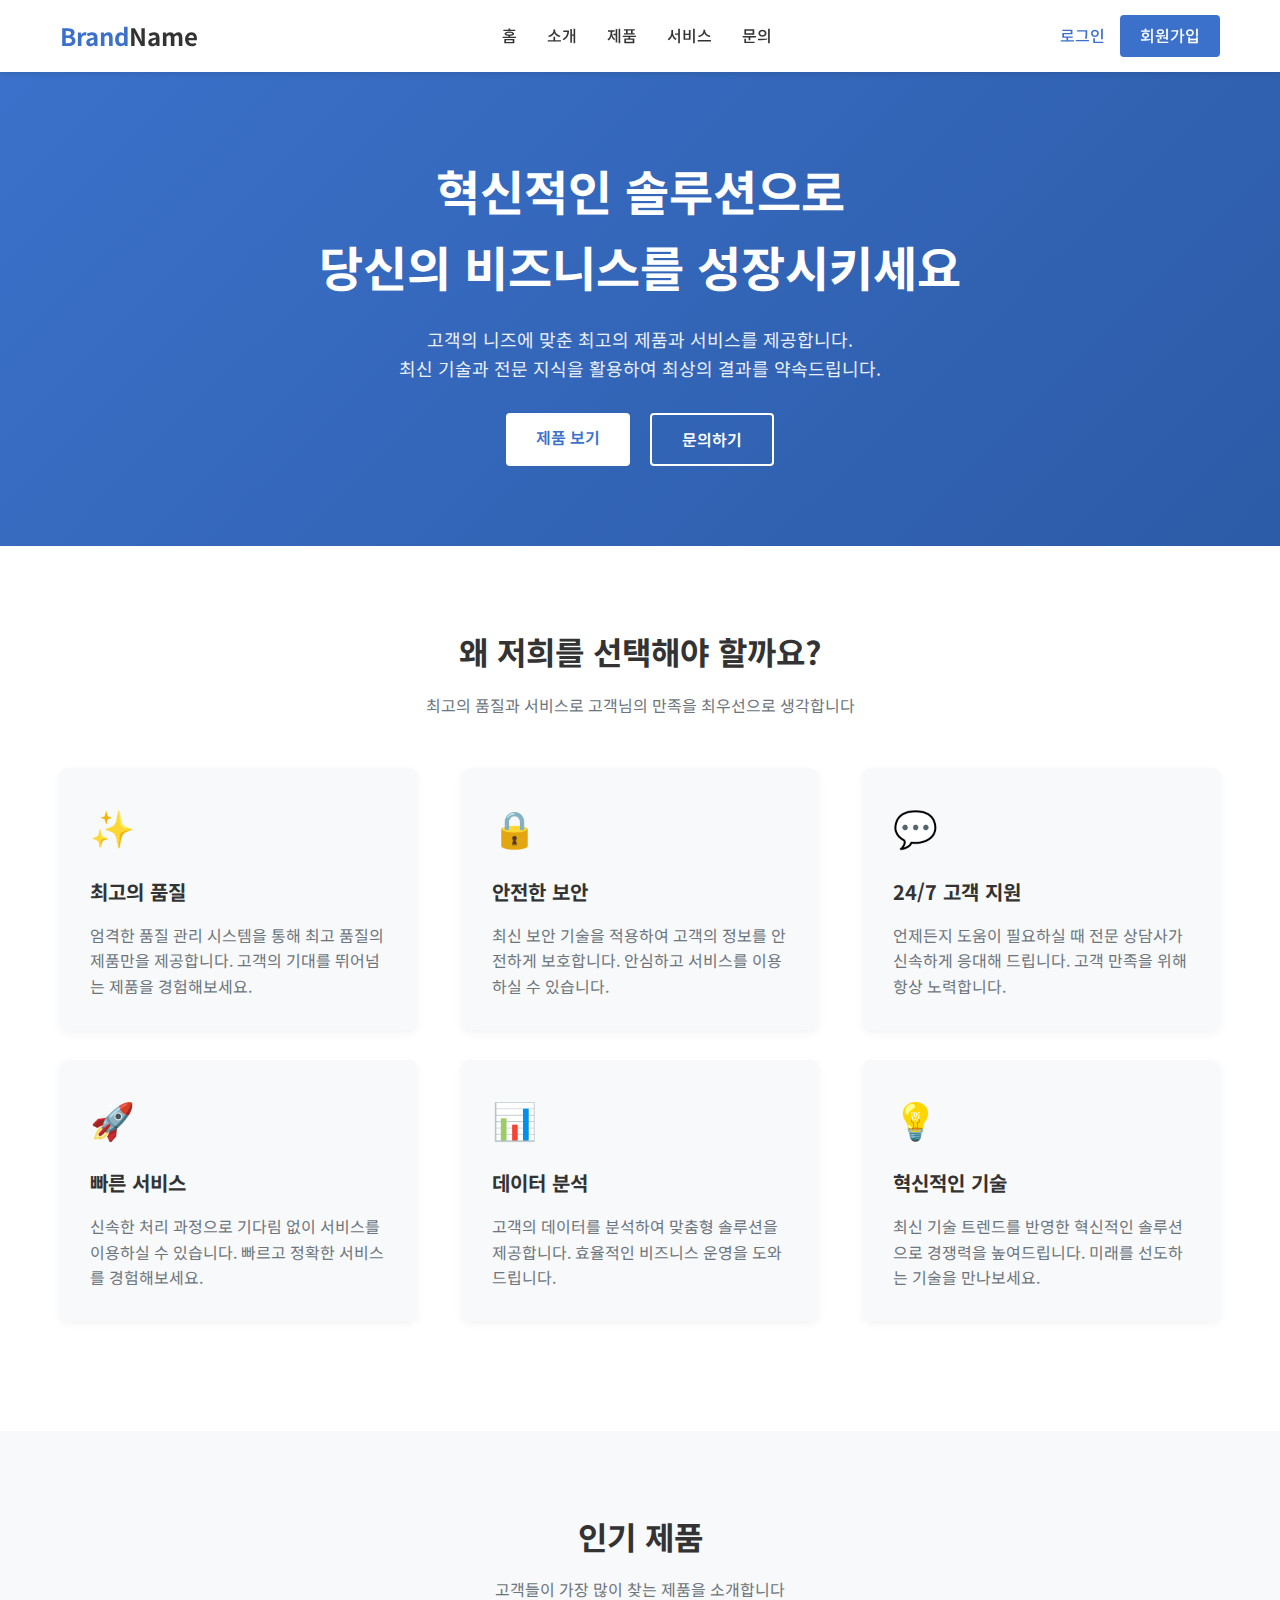
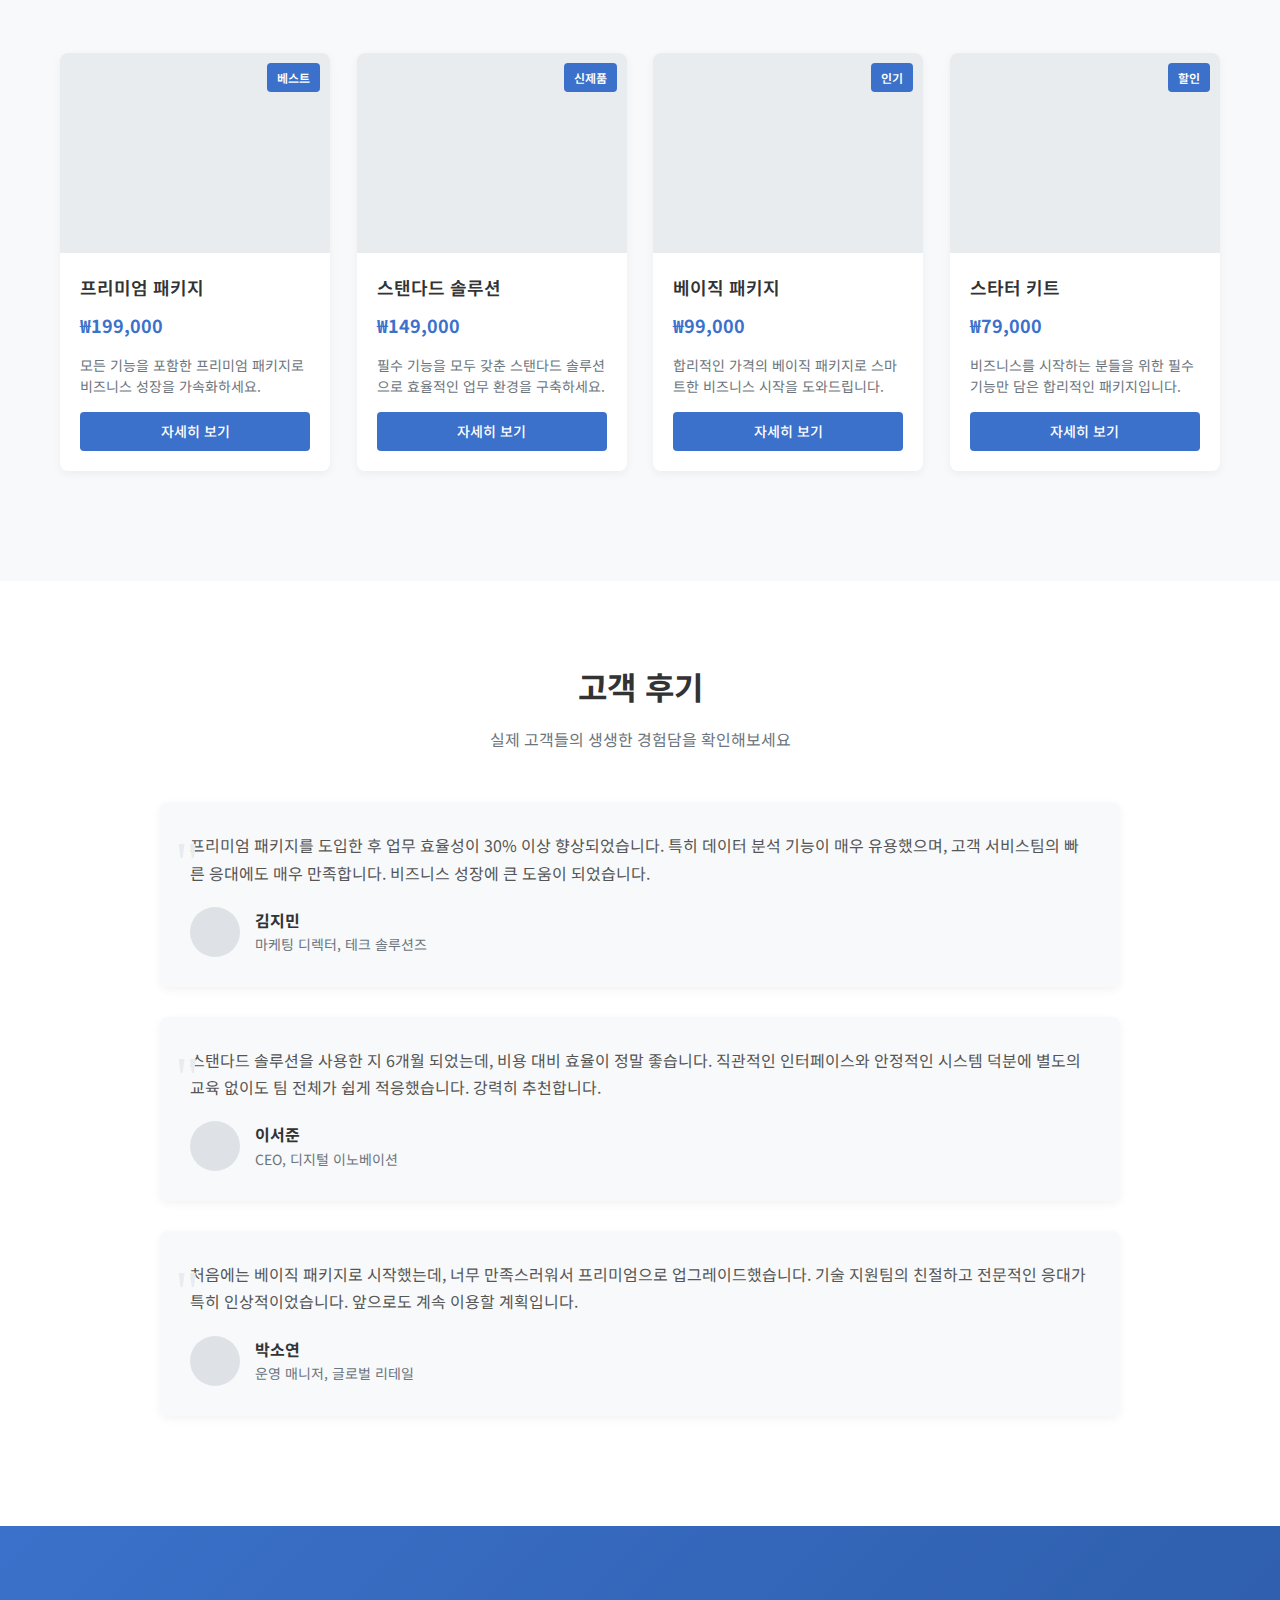
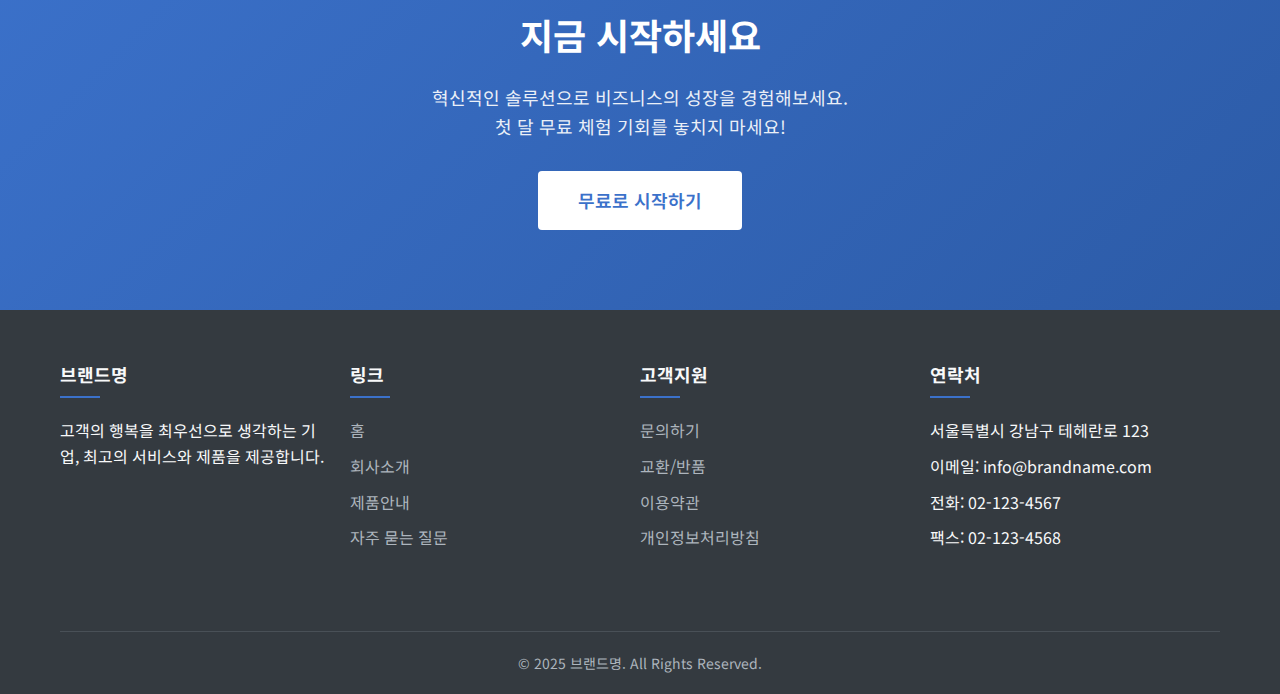
<file: src/main/webapp/index.html>
<!DOCTYPE html>
<html lang="ko">
<head>
    <meta charset="UTF-8">
    <meta name="viewport" content="width=device-width, initial-scale=1.0">
    <title>BrandName - 홈</title>
    <link rel="stylesheet" href="css/styles.css">
    <link href="https://fonts.googleapis.com/css2?family=Noto+Sans+KR:wght@300;400;500;700&display=swap" rel="stylesheet">
</head>
<body>
    <!-- 헤더 불러오기 -->
    <div id="header-container"></div>
    
    <!-- 히어로 섹션 -->
    <section class="hero-section">
        <div class="hero-content">
            <h1 class="hero-title">혁신적인 솔루션으로<br>당신의 비즈니스를 성장시키세요</h1>
            <p class="hero-description">고객의 니즈에 맞춘 최고의 제품과 서비스를 제공합니다.<br>최신 기술과 전문 지식을 활용하여 최상의 결과를 약속드립니다.</p>
            <div class="hero-buttons">
                <a href="/products" class="hero-button">제품 보기</a>
                <a href="/contact" class="hero-button secondary">문의하기</a>
            </div>
        </div>
    </section>
    
    <!-- 특징 섹션 -->
    <section class="features-section">
        <h2 class="section-title">왜 저희를 선택해야 할까요?</h2>
        <p class="section-subtitle">최고의 품질과 서비스로 고객님의 만족을 최우선으로 생각합니다</p>
        
        <div class="features-container">
            <div class="feature-card">
                <div class="feature-icon">✨</div>
                <h3 class="feature-title">최고의 품질</h3>
                <p class="feature-description">엄격한 품질 관리 시스템을 통해 최고 품질의 제품만을 제공합니다. 고객의 기대를 뛰어넘는 제품을 경험해보세요.</p>
            </div>
            
            <div class="feature-card">
                <div class="feature-icon">🔒</div>
                <h3 class="feature-title">안전한 보안</h3>
                <p class="feature-description">최신 보안 기술을 적용하여 고객의 정보를 안전하게 보호합니다. 안심하고 서비스를 이용하실 수 있습니다.</p>
            </div>
            
            <div class="feature-card">
                <div class="feature-icon">💬</div>
                <h3 class="feature-title">24/7 고객 지원</h3>
                <p class="feature-description">언제든지 도움이 필요하실 때 전문 상담사가 신속하게 응대해 드립니다. 고객 만족을 위해 항상 노력합니다.</p>
            </div>
            
            <div class="feature-card">
                <div class="feature-icon">🚀</div>
                <h3 class="feature-title">빠른 서비스</h3>
                <p class="feature-description">신속한 처리 과정으로 기다림 없이 서비스를 이용하실 수 있습니다. 빠르고 정확한 서비스를 경험해보세요.</p>
            </div>
            
            <div class="feature-card">
                <div class="feature-icon">📊</div>
                <h3 class="feature-title">데이터 분석</h3>
                <p class="feature-description">고객의 데이터를 분석하여 맞춤형 솔루션을 제공합니다. 효율적인 비즈니스 운영을 도와드립니다.</p>
            </div>
            
            <div class="feature-card">
                <div class="feature-icon">💡</div>
                <h3 class="feature-title">혁신적인 기술</h3>
                <p class="feature-description">최신 기술 트렌드를 반영한 혁신적인 솔루션으로 경쟁력을 높여드립니다. 미래를 선도하는 기술을 만나보세요.</p>
            </div>
        </div>
    </section>
    
    <!-- 인기 제품 섹션 -->
    <section class="products-section">
        <h2 class="section-title">인기 제품</h2>
        <p class="section-subtitle">고객들이 가장 많이 찾는 제품을 소개합니다</p>
        
        <div class="products-container">
            <div class="product-card">
                <div class="product-image">
                    <div class="product-tag">베스트</div>
                </div>
                <div class="product-info">
                    <h3 class="product-title">프리미엄 패키지</h3>
                    <div class="product-price">₩199,000</div>
                    <p class="product-description">모든 기능을 포함한 프리미엄 패키지로 비즈니스 성장을 가속화하세요.</p>
                    <a href="/products/premium" class="product-button">자세히 보기</a>
                </div>
            </div>
            
            <div class="product-card">
                <div class="product-image">
                    <div class="product-tag">신제품</div>
                </div>
                <div class="product-info">
                    <h3 class="product-title">스탠다드 솔루션</h3>
                    <div class="product-price">₩149,000</div>
                    <p class="product-description">필수 기능을 모두 갖춘 스탠다드 솔루션으로 효율적인 업무 환경을 구축하세요.</p>
                    <a href="/products/standard" class="product-button">자세히 보기</a>
                </div>
            </div>
            
            <div class="product-card">
                <div class="product-image">
                    <div class="product-tag">인기</div>
                </div>
                <div class="product-info">
                    <h3 class="product-title">베이직 패키지</h3>
                    <div class="product-price">₩99,000</div>
                    <p class="product-description">합리적인 가격의 베이직 패키지로 스마트한 비즈니스 시작을 도와드립니다.</p>
                    <a href="/products/basic" class="product-button">자세히 보기</a>
                </div>
            </div>
            
            <div class="product-card">
                <div class="product-image">
                    <div class="product-tag">할인</div>
                </div>
                <div class="product-info">
                    <h3 class="product-title">스타터 키트</h3>
                    <div class="product-price">₩79,000</div>
                    <p class="product-description">비즈니스를 시작하는 분들을 위한 필수 기능만 담은 합리적인 패키지입니다.</p>
                    <a href="/products/starter" class="product-button">자세히 보기</a>
                </div>
            </div>
        </div>
    </section>
    
    <!-- 고객 후기 섹션 -->
    <section class="testimonials-section">
        <h2 class="section-title">고객 후기</h2>
        <p class="section-subtitle">실제 고객들의 생생한 경험담을 확인해보세요</p>
        
        <div class="testimonials-container">
            <div class="testimonial-card">
                <div class="testimonial-content">
                    프리미엄 패키지를 도입한 후 업무 효율성이 30% 이상 향상되었습니다. 특히 데이터 분석 기능이 매우 유용했으며, 고객 서비스팀의 빠른 응대에도 매우 만족합니다. 비즈니스 성장에 큰 도움이 되었습니다.
                </div>
                <div class="testimonial-author">
                    <div class="author-avatar"></div>
                    <div class="author-info">
                        <h4>김지민</h4>
                        <p>마케팅 디렉터, 테크 솔루션즈</p>
                    </div>
                </div>
            </div>
            
            <div class="testimonial-card">
                <div class="testimonial-content">
                    스탠다드 솔루션을 사용한 지 6개월 되었는데, 비용 대비 효율이 정말 좋습니다. 직관적인 인터페이스와 안정적인 시스템 덕분에 별도의 교육 없이도 팀 전체가 쉽게 적응했습니다. 강력히 추천합니다.
                </div>
                <div class="testimonial-author">
                    <div class="author-avatar"></div>
                    <div class="author-info">
                        <h4>이서준</h4>
                        <p>CEO, 디지털 이노베이션</p>
                    </div>
                </div>
            </div>
            
            <div class="testimonial-card">
                <div class="testimonial-content">
                    처음에는 베이직 패키지로 시작했는데, 너무 만족스러워서 프리미엄으로 업그레이드했습니다. 기술 지원팀의 친절하고 전문적인 응대가 특히 인상적이었습니다. 앞으로도 계속 이용할 계획입니다.
                </div>
                <div class="testimonial-author">
                    <div class="author-avatar"></div>
                    <div class="author-info">
                        <h4>박소연</h4>
                        <p>운영 매니저, 글로벌 리테일</p>
                    </div>
                </div>
            </div>
        </div>
    </section>
    
    <!-- CTA 섹션 -->
    <section class="cta-section">
        <div class="cta-container">
            <h2 class="cta-title">지금 시작하세요</h2>
            <p class="cta-description">혁신적인 솔루션으로 비즈니스의 성장을 경험해보세요.<br>첫 달 무료 체험 기회를 놓치지 마세요!</p>
            <a href="/signup" class="cta-button">무료로 시작하기</a>
        </div>
    </section>
    
    <!-- 푸터 불러오기 -->
    <div id="footer-container"></div>

    <script src="js/scripts.js"></script>
</body>
</html>
</file>
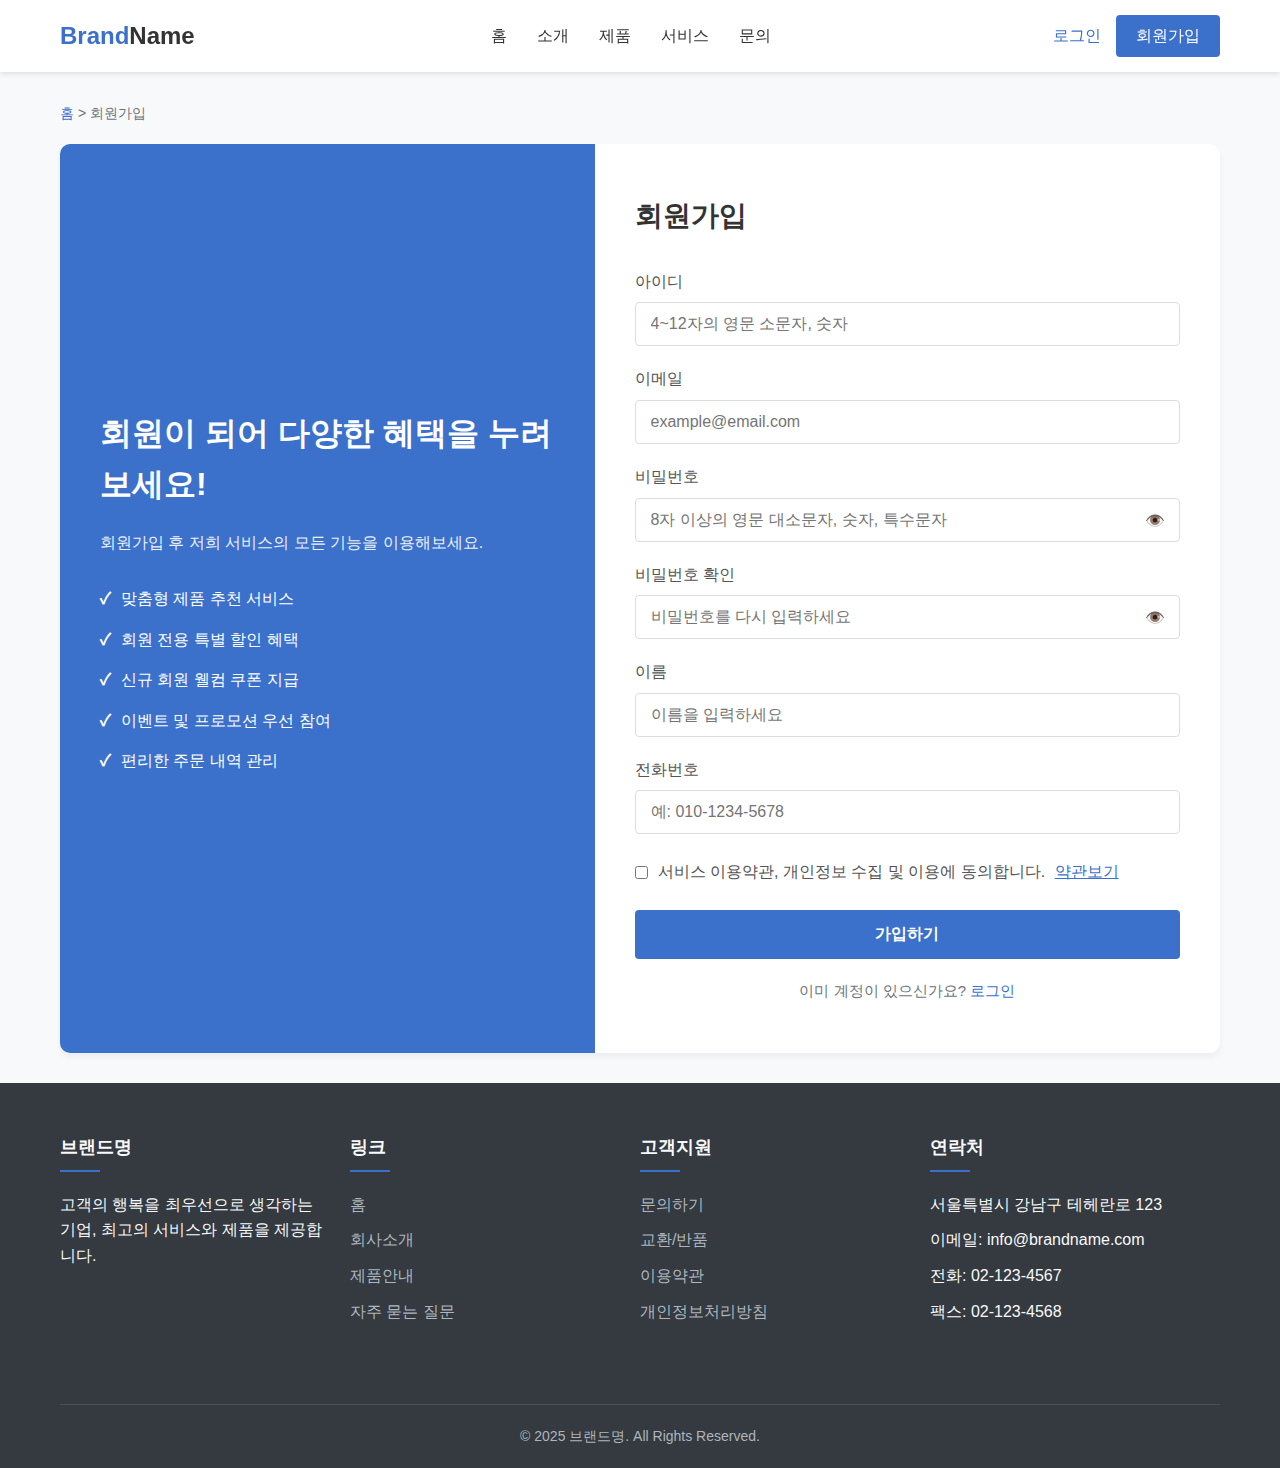
<file: target/linux-project/join.html>
<!DOCTYPE html>
<html lang="ko">
<head>
    <meta charset="UTF-8">
    <meta name="viewport" content="width=device-width, initial-scale=1.0">
    <title>회원가입 - 브랜드명</title>
    <link rel="stylesheet" href="css/styles.css">
</head>
<body>
    <!-- 헤더 불러오기 -->
    <div id="header-container"></div>
    
    <!-- 메인 콘텐츠 -->
    <main class="main-container">
        <div class="page-path">
            <a href="/">홈</a> &gt; 회원가입
        </div>
        
        <div class="content-container">
            <!-- 왼쪽 소개 섹션 -->
            <div class="signup-intro">
                <h2>회원이 되어 다양한 혜택을 누려보세요!</h2>
                <p>회원가입 후 저희 서비스의 모든 기능을 이용해보세요.</p>
                
                <ul class="benefit-list">
                    <li>맞춤형 제품 추천 서비스</li>
                    <li>회원 전용 특별 할인 혜택</li>
                    <li>신규 회원 웰컴 쿠폰 지급</li>
                    <li>이벤트 및 프로모션 우선 참여</li>
                    <li>편리한 주문 내역 관리</li>
                </ul>
            </div>
            
            <!-- 오른쪽 폼 섹션 -->
            <div class="signup-form-container">
                <h1>회원가입</h1>
                
                <form id="signupForm">
                    <div class="form-group">
                        <label for="username">아이디</label>
                        <input type="text" id="username" placeholder="4~12자의 영문 소문자, 숫자" required>
                        <div class="error" id="usernameError">아이디는 4~12자의 영문 소문자, 숫자만 사용 가능합니다.</div>
                    </div>
                    
                    <div class="form-group">
                        <label for="email">이메일</label>
                        <input type="email" id="email" placeholder="example@email.com" required>
                        <div class="error" id="emailError">유효한 이메일 주소를 입력해주세요.</div>
                    </div>
                    
                    <div class="form-group">
                        <label for="password">비밀번호</label>
                        <div class="password-container">
                            <input type="password" id="password" placeholder="8자 이상의 영문 대소문자, 숫자, 특수문자" required>
                            <button type="button" class="toggle-password" id="togglePassword">👁️</button>
                        </div>
                        <div class="error" id="passwordError">비밀번호는 8자 이상이어야 하며, 영문 대소문자, 숫자, 특수문자를 포함해야 합니다.</div>
                    </div>
                    
                    <div class="form-group">
                        <label for="confirmPassword">비밀번호 확인</label>
                        <div class="password-container">
                            <input type="password" id="confirmPassword" placeholder="비밀번호를 다시 입력하세요" required>
                            <button type="button" class="toggle-password" id="toggleConfirmPassword">👁️</button>
                        </div>
                        <div class="error" id="confirmPasswordError">비밀번호가 일치하지 않습니다.</div>
                    </div>
                    
                    <div class="form-group">
                        <label for="name">이름</label>
                        <input type="text" id="name" placeholder="이름을 입력하세요" required>
                        <div class="error" id="nameError">이름을 입력해주세요.</div>
                    </div>
                    
                    <div class="form-group">
                        <label for="phone">전화번호</label>
                        <input type="tel" id="phone" placeholder="예: 010-1234-5678" required>
                        <div class="error" id="phoneError">올바른 전화번호 형식이 아닙니다.</div>
                    </div>
                    
                    <div class="terms-container">
                        <label>
                            <input type="checkbox" id="termsAgree" required>
                            <span>서비스 이용약관, 개인정보 수집 및 이용에 동의합니다. <a href="#" class="terms-link">약관보기</a></span>
                        </label>
                        <div class="error" id="termsError">약관에 동의해야 회원가입이 가능합니다.</div>
                    </div>
                    
                    <button type="submit" class="signup-button">가입하기</button>
                    
                    <div class="login-link">
                        이미 계정이 있으신가요? <a href="/login">로그인</a>
                    </div>
                </form>
                
                <div class="success-message" id="successMessage">
                    <h2>회원가입 완료!</h2>
                    <p>회원가입이 성공적으로 완료되었습니다. 가입하신 이메일로 인증 메일이 발송되었습니다.</p>
                    <p>이메일 인증 후 모든 서비스를 이용하실 수 있습니다.</p>
                    <a href="/login" class="signup-button" style="display: inline-block; width: auto; padding: 10px 20px; margin-top: 15px;">로그인 페이지로</a>
                </div>
            </div>
        </div>
    </main>
    
    <!-- 푸터 불러오기 -->
    <div id="footer-container"></div>

    <script src="js/scripts.js"></script>
</body>
</html>
</file>
<file: src/main/webapp/css/styles.css>
/* 기본 스타일 초기화 */
* {
    box-sizing: border-box;
    margin: 0;
    padding: 0;
    font-family: 'Noto Sans KR', sans-serif;
}

body {
    background-color: #f8f9fa;
    color: #333;
    line-height: 1.6;
}

a {
    text-decoration: none;
    color: inherit;
}

/* 헤더 스타일 */
header {
    background-color: #fff;
    box-shadow: 0 2px 5px rgba(0, 0, 0, 0.1);
    position: sticky;
    top: 0;
    z-index: 100;
}

.header-container {
    display: flex;
    justify-content: space-between;
    align-items: center;
    max-width: 1200px;
    margin: 0 auto;
    padding: 15px 20px;
}

.logo {
    font-size: 24px;
    font-weight: 700;
    color: #3b71ca;
}

.logo span {
    color: #333;
}

nav ul {
    display: flex;
    list-style: none;
}

nav ul li {
    margin-left: 30px;
}

nav ul li a {
    font-weight: 500;
    transition: color 0.3s;
}

nav ul li a:hover {
    color: #3b71ca;
}

.auth-buttons {
    display: flex;
    align-items: center;
}

.auth-buttons a {
    margin-left: 15px;
    font-weight: 500;
}

.login-btn {
    color: #3b71ca;
}

.signup-btn {
    background-color: #3b71ca;
    color: white;
    padding: 8px 20px;
    border-radius: 4px;
    transition: background-color 0.3s;
}

.signup-btn:hover {
    background-color: #2c5ba7;
}

/* 메인 콘텐츠 스타일 */
.main-container {
    max-width: 1200px;
    margin: 30px auto;
    padding: 0 20px;
}

.page-path {
    margin-bottom: 20px;
    color: #6c757d;
    font-size: 14px;
}

.page-path a {
    color: #3b71ca;
}

.content-container {
    display: flex;
    justify-content: space-between;
    background-color: white;
    border-radius: 10px;
    box-shadow: 0 4px 6px rgba(0, 0, 0, 0.05);
    overflow: hidden;
}

.signup-intro {
    flex: 1;
    background-color: #3b71ca;
    color: white;
    padding: 50px 40px;
    display: flex;
    flex-direction: column;
    justify-content: center;
}

.signup-intro h2 {
    font-size: 32px;
    margin-bottom: 20px;
}

.signup-intro p {
    font-size: 16px;
    margin-bottom: 30px;
    opacity: 0.9;
}

.benefit-list {
    list-style: none;
}

.benefit-list li {
    margin-bottom: 15px;
    display: flex;
    align-items: center;
}

.benefit-list li:before {
    content: "✓";
    margin-right: 10px;
    font-weight: bold;
}

.signup-form-container {
    flex: 1.2;
    padding: 50px 40px;
}

.signup-form-container h1 {
    font-size: 28px;
    margin-bottom: 30px;
    color: #333;
}

.form-group {
    margin-bottom: 20px;
}

label {
    display: block;
    margin-bottom: 8px;
    font-weight: 500;
    color: #555;
}

input {
    width: 100%;
    padding: 12px 15px;
    border: 1px solid #ddd;
    border-radius: 4px;
    font-size: 16px;
    transition: all 0.3s;
}

input:focus {
    outline: none;
    border-color: #3b71ca;
    box-shadow: 0 0 0 2px rgba(59, 113, 202, 0.2);
}

.error {
    color: #dc3545;
    font-size: 14px;
    margin-top: 5px;
    display: none;
}

.password-container {
    position: relative;
}

.toggle-password {
    position: absolute;
    right: 15px;
    top: 50%;
    transform: translateY(-50%);
    cursor: pointer;
    color: #777;
    background: none;
    border: none;
    font-size: 16px;
}

.terms-container {
    margin: 25px 0;
}

.terms-container label {
    display: flex;
    align-items: center;
    font-weight: normal;
    cursor: pointer;
}

.terms-container input[type="checkbox"] {
    width: auto;
    margin-right: 10px;
}

.terms-link {
    color: #3b71ca;
    text-decoration: underline;
    margin-left: 5px;
}

.signup-button {
    background-color: #3b71ca;
    color: white;
    border: none;
    border-radius: 4px;
    padding: 14px;
    font-size: 16px;
    font-weight: 600;
    cursor: pointer;
    width: 100%;
    transition: background-color 0.3s;
}

.signup-button:hover {
    background-color: #2c5ba7;
}

.login-link {
    text-align: center;
    margin-top: 20px;
    font-size: 15px;
    color: #6c757d;
}

.login-link a {
    color: #3b71ca;
    font-weight: 500;
}

.success-message {
    background-color: #d1e7dd;
    color: #0f5132;
    padding: 20px;
    border-radius: 4px;
    margin-top: 20px;
    text-align: center;
    display: none;
}

.success-message h2 {
    margin-bottom: 10px;
}

/* 푸터 스타일 */
footer {
    background-color: #343a40;
    color: #f8f9fa;
    padding: 50px 0 20px;
}

.footer-container {
    max-width: 1200px;
    margin: 0 auto;
    padding: 0 20px;
}

.footer-content {
    display: flex;
    flex-wrap: wrap;
    justify-content: space-between;
    margin-bottom: 40px;
}

.footer-section {
    flex: 1;
    min-width: 200px;
    margin-bottom: 30px;
    padding-right: 20px;
}

.footer-section h3 {
    font-size: 18px;
    margin-bottom: 20px;
    position: relative;
    padding-bottom: 10px;
}

.footer-section h3:after {
    content: '';
    position: absolute;
    left: 0;
    bottom: 0;
    width: 40px;
    height: 2px;
    background-color: #3b71ca;
}

.footer-links {
    list-style: none;
}

.footer-links li {
    margin-bottom: 10px;
}

.footer-links a {
    color: #adb5bd;
    transition: color 0.3s;
}

.footer-links a:hover {
    color: #fff;
}

.footer-bottom {
    text-align: center;
    padding-top: 20px;
    border-top: 1px solid #495057;
    color: #adb5bd;
    font-size: 14px;
}

/* 반응형 스타일 */
@media (max-width: 992px) {
    .content-container {
        flex-direction: column;
    }
    
    .signup-intro, .signup-form-container {
        padding: 40px 30px;
    }
}

@media (max-width: 768px) {
    .header-container {
        flex-wrap: wrap;
    }
    
    nav {
        order: 3;
        width: 100%;
        margin-top: 15px;
    }
    
    nav ul {
        justify-content: space-between;
    }
    
    nav ul li {
        margin-left: 0;
    }
    
    .footer-content {
        flex-direction: column;
    }
    
    .footer-section {
        margin-bottom: 30px;
    }
}

/* 메인 페이지 전용 스타일 */
.hero-section {
    background: linear-gradient(135deg, #3b71ca, #2c5ba7);
    color: white;
    padding: 80px 0;
    text-align: center;
}

.hero-content {
    max-width: 800px;
    margin: 0 auto;
    padding: 0 20px;
}

.hero-title {
    font-size: 48px;
    margin-bottom: 20px;
    font-weight: 700;
}

.hero-description {
    font-size: 18px;
    margin-bottom: 30px;
    opacity: 0.9;
}

.hero-buttons {
    display: flex;
    justify-content: center;
    gap: 20px;
    margin-top: 30px;
}

.hero-button {
    background-color: white;
    color: #3b71ca;
    padding: 12px 30px;
    border-radius: 4px;
    font-weight: 600;
    transition: all 0.3s;
    font-size: 16px;
}

.hero-button:hover {
    background-color: rgba(255, 255, 255, 0.9);
    transform: translateY(-3px);
}

.hero-button.secondary {
    background-color: transparent;
    border: 2px solid white;
    color: white;
}

.hero-button.secondary:hover {
    background-color: rgba(255, 255, 255, 0.1);
}

.features-section {
    padding: 80px 0;
    background-color: #fff;
}

.section-title {
    text-align: center;
    font-size: 32px;
    margin-bottom: 15px;
    color: #333;
}

.section-subtitle {
    text-align: center;
    font-size: 16px;
    margin-bottom: 50px;
    color: #6c757d;
    max-width: 600px;
    margin-left: auto;
    margin-right: auto;
}

.features-container {
    display: flex;
    flex-wrap: wrap;
    justify-content: space-between;
    max-width: 1200px;
    margin: 0 auto;
    padding: 0 20px;
}

.feature-card {
    flex: 0 0 calc(33.333% - 30px);
    background-color: #f8f9fa;
    border-radius: 8px;
    padding: 30px;
    margin-bottom: 30px;
    box-shadow: 0 3px 10px rgba(0, 0, 0, 0.05);
    transition: all 0.3s;
}

.feature-card:hover {
    transform: translateY(-5px);
    box-shadow: 0 5px 15px rgba(0, 0, 0, 0.1);
}

.feature-icon {
    font-size: 36px;
    color: #3b71ca;
    margin-bottom: 20px;
}

.feature-title {
    font-size: 20px;
    margin-bottom: 15px;
    color: #333;
}

.feature-description {
    color: #6c757d;
    line-height: 1.6;
}

.products-section {
    padding: 80px 0;
    background-color: #f8f9fa;
}

.products-container {
    display: flex;
    flex-wrap: wrap;
    justify-content: space-between;
    max-width: 1200px;
    margin: 0 auto;
    padding: 0 20px;
}

.product-card {
    flex: 0 0 calc(25% - 20px);
    background-color: white;
    border-radius: 8px;
    overflow: hidden;
    box-shadow: 0 3px 10px rgba(0, 0, 0, 0.05);
    margin-bottom: 30px;
    transition: all 0.3s;
}

.product-card:hover {
    transform: translateY(-5px);
    box-shadow: 0 8px 15px rgba(0, 0, 0, 0.1);
}

.product-image {
    height: 200px;
    background-color: #e9ecef;
    position: relative;
    overflow: hidden;
}

.product-tag {
    position: absolute;
    top: 10px;
    right: 10px;
    padding: 5px 10px;
    background-color: #3b71ca;
    color: white;
    font-size: 12px;
    font-weight: 600;
    border-radius: 4px;
}

.product-info {
    padding: 20px;
}

.product-title {
    font-size: 18px;
    font-weight: 600;
    margin-bottom: 10px;
    color: #333;
}

.product-price {
    color: #3b71ca;
    font-weight: 700;
    font-size: 18px;
    margin-bottom: 15px;
}

.product-description {
    color: #6c757d;
    font-size: 14px;
    margin-bottom: 15px;
    line-height: 1.5;
}

.product-button {
    display: block;
    text-align: center;
    background-color: #3b71ca;
    color: white;
    padding: 8px 15px;
    border-radius: 4px;
    font-weight: 500;
    font-size: 14px;
    transition: background-color 0.3s;
}

.product-button:hover {
    background-color: #2c5ba7;
}

.testimonials-section {
    padding: 80px 0;
    background-color: white;
}

.testimonials-container {
    max-width: 1000px;
    margin: 0 auto;
    padding: 0 20px;
}

.testimonial-card {
    background-color: #f8f9fa;
    border-radius: 8px;
    padding: 30px;
    box-shadow: 0 3px 10px rgba(0, 0, 0, 0.05);
    margin-bottom: 30px;
}

.testimonial-content {
    font-size: 16px;
    line-height: 1.7;
    color: #555;
    margin-bottom: 20px;
    position: relative;
}

.testimonial-content:before {
    content: '"';
    font-size: 60px;
    color: #e9ecef;
    position: absolute;
    left: -15px;
    top: -20px;
    font-family: Georgia, serif;
}

.testimonial-author {
    display: flex;
    align-items: center;
}

.author-avatar {
    width: 50px;
    height: 50px;
    border-radius: 50%;
    background-color: #dee2e6;
    margin-right: 15px;
}

.author-info h4 {
    margin: 0;
    font-size: 16px;
    color: #333;
}

.author-info p {
    margin: 0;
    color: #6c757d;
    font-size: 14px;
}

.cta-section {
    padding: 80px 0;
    background: linear-gradient(135deg, #3b71ca, #2c5ba7);
    color: white;
    text-align: center;
}

.cta-container {
    max-width: 800px;
    margin: 0 auto;
    padding: 0 20px;
}

.cta-title {
    font-size: 36px;
    margin-bottom: 20px;
}

.cta-description {
    font-size: 18px;
    margin-bottom: 30px;
    opacity: 0.9;
}

.cta-button {
    display: inline-block;
    background-color: white;
    color: #3b71ca;
    padding: 15px 40px;
    border-radius: 4px;
    font-size: 18px;
    font-weight: 600;
    transition: all 0.3s;
}

.cta-button:hover {
    background-color: rgba(255, 255, 255, 0.9);
    transform: translateY(-3px);
}

@media (max-width: 992px) {
    .feature-card {
        flex: 0 0 calc(50% - 20px);
    }
    
    .product-card {
        flex: 0 0 calc(50% - 15px);
    }
}

@media (max-width: 768px) {
    .hero-title {
        font-size: 36px;
    }
    
    .feature-card, .product-card {
        flex: 0 0 100%;
    }
    
    .hero-buttons {
        flex-direction: column;
        gap: 10px;
        align-items: center;
    }
    
    .hero-button {
        width: 80%;
    }
}
</file>
<file: target/linux-project/css/styles.css>
/* 기본 스타일 초기화 */
* {
    box-sizing: border-box;
    margin: 0;
    padding: 0;
    font-family: 'Noto Sans KR', sans-serif;
}

body {
    background-color: #f8f9fa;
    color: #333;
    line-height: 1.6;
}

a {
    text-decoration: none;
    color: inherit;
}

/* 헤더 스타일 */
header {
    background-color: #fff;
    box-shadow: 0 2px 5px rgba(0, 0, 0, 0.1);
    position: sticky;
    top: 0;
    z-index: 100;
}

.header-container {
    display: flex;
    justify-content: space-between;
    align-items: center;
    max-width: 1200px;
    margin: 0 auto;
    padding: 15px 20px;
}

.logo {
    font-size: 24px;
    font-weight: 700;
    color: #3b71ca;
}

.logo span {
    color: #333;
}

nav ul {
    display: flex;
    list-style: none;
}

nav ul li {
    margin-left: 30px;
}

nav ul li a {
    font-weight: 500;
    transition: color 0.3s;
}

nav ul li a:hover {
    color: #3b71ca;
}

.auth-buttons {
    display: flex;
    align-items: center;
}

.auth-buttons a {
    margin-left: 15px;
    font-weight: 500;
}

.login-btn {
    color: #3b71ca;
}

.signup-btn {
    background-color: #3b71ca;
    color: white;
    padding: 8px 20px;
    border-radius: 4px;
    transition: background-color 0.3s;
}

.signup-btn:hover {
    background-color: #2c5ba7;
}

/* 메인 콘텐츠 스타일 */
.main-container {
    max-width: 1200px;
    margin: 30px auto;
    padding: 0 20px;
}

.page-path {
    margin-bottom: 20px;
    color: #6c757d;
    font-size: 14px;
}

.page-path a {
    color: #3b71ca;
}

.content-container {
    display: flex;
    justify-content: space-between;
    background-color: white;
    border-radius: 10px;
    box-shadow: 0 4px 6px rgba(0, 0, 0, 0.05);
    overflow: hidden;
}

.signup-intro {
    flex: 1;
    background-color: #3b71ca;
    color: white;
    padding: 50px 40px;
    display: flex;
    flex-direction: column;
    justify-content: center;
}

.signup-intro h2 {
    font-size: 32px;
    margin-bottom: 20px;
}

.signup-intro p {
    font-size: 16px;
    margin-bottom: 30px;
    opacity: 0.9;
}

.benefit-list {
    list-style: none;
}

.benefit-list li {
    margin-bottom: 15px;
    display: flex;
    align-items: center;
}

.benefit-list li:before {
    content: "✓";
    margin-right: 10px;
    font-weight: bold;
}

.signup-form-container {
    flex: 1.2;
    padding: 50px 40px;
}

.signup-form-container h1 {
    font-size: 28px;
    margin-bottom: 30px;
    color: #333;
}

.form-group {
    margin-bottom: 20px;
}

label {
    display: block;
    margin-bottom: 8px;
    font-weight: 500;
    color: #555;
}

input {
    width: 100%;
    padding: 12px 15px;
    border: 1px solid #ddd;
    border-radius: 4px;
    font-size: 16px;
    transition: all 0.3s;
}

input:focus {
    outline: none;
    border-color: #3b71ca;
    box-shadow: 0 0 0 2px rgba(59, 113, 202, 0.2);
}

.error {
    color: #dc3545;
    font-size: 14px;
    margin-top: 5px;
    display: none;
}

.password-container {
    position: relative;
}

.toggle-password {
    position: absolute;
    right: 15px;
    top: 50%;
    transform: translateY(-50%);
    cursor: pointer;
    color: #777;
    background: none;
    border: none;
    font-size: 16px;
}

.terms-container {
    margin: 25px 0;
}

.terms-container label {
    display: flex;
    align-items: center;
    font-weight: normal;
    cursor: pointer;
}

.terms-container input[type="checkbox"] {
    width: auto;
    margin-right: 10px;
}

.terms-link {
    color: #3b71ca;
    text-decoration: underline;
    margin-left: 5px;
}

.signup-button {
    background-color: #3b71ca;
    color: white;
    border: none;
    border-radius: 4px;
    padding: 14px;
    font-size: 16px;
    font-weight: 600;
    cursor: pointer;
    width: 100%;
    transition: background-color 0.3s;
}

.signup-button:hover {
    background-color: #2c5ba7;
}

.login-link {
    text-align: center;
    margin-top: 20px;
    font-size: 15px;
    color: #6c757d;
}

.login-link a {
    color: #3b71ca;
    font-weight: 500;
}

.success-message {
    background-color: #d1e7dd;
    color: #0f5132;
    padding: 20px;
    border-radius: 4px;
    margin-top: 20px;
    text-align: center;
    display: none;
}

.success-message h2 {
    margin-bottom: 10px;
}

/* 푸터 스타일 */
footer {
    background-color: #343a40;
    color: #f8f9fa;
    padding: 50px 0 20px;
}

.footer-container {
    max-width: 1200px;
    margin: 0 auto;
    padding: 0 20px;
}

.footer-content {
    display: flex;
    flex-wrap: wrap;
    justify-content: space-between;
    margin-bottom: 40px;
}

.footer-section {
    flex: 1;
    min-width: 200px;
    margin-bottom: 30px;
    padding-right: 20px;
}

.footer-section h3 {
    font-size: 18px;
    margin-bottom: 20px;
    position: relative;
    padding-bottom: 10px;
}

.footer-section h3:after {
    content: '';
    position: absolute;
    left: 0;
    bottom: 0;
    width: 40px;
    height: 2px;
    background-color: #3b71ca;
}

.footer-links {
    list-style: none;
}

.footer-links li {
    margin-bottom: 10px;
}

.footer-links a {
    color: #adb5bd;
    transition: color 0.3s;
}

.footer-links a:hover {
    color: #fff;
}

.footer-bottom {
    text-align: center;
    padding-top: 20px;
    border-top: 1px solid #495057;
    color: #adb5bd;
    font-size: 14px;
}

/* 반응형 스타일 */
@media (max-width: 992px) {
    .content-container {
        flex-direction: column;
    }
    
    .signup-intro, .signup-form-container {
        padding: 40px 30px;
    }
}

@media (max-width: 768px) {
    .header-container {
        flex-wrap: wrap;
    }
    
    nav {
        order: 3;
        width: 100%;
        margin-top: 15px;
    }
    
    nav ul {
        justify-content: space-between;
    }
    
    nav ul li {
        margin-left: 0;
    }
    
    .footer-content {
        flex-direction: column;
    }
    
    .footer-section {
        margin-bottom: 30px;
    }
}
</file>
